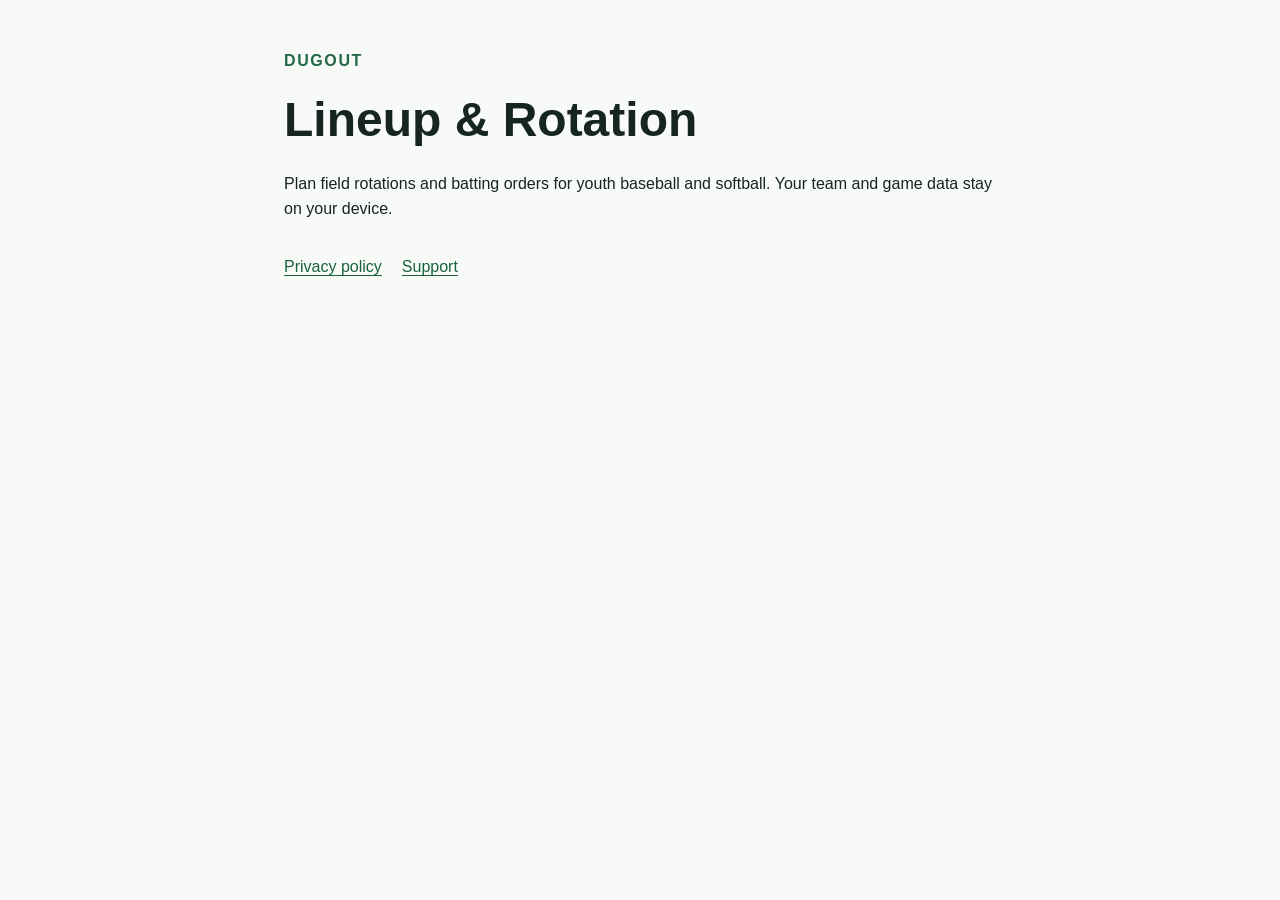
<file: index.html>
<!doctype html>
<html lang="en">
  <head>
    <meta charset="utf-8">
    <meta name="viewport" content="width=device-width, initial-scale=1">
    <title>Dugout: Lineup &amp; Rotation</title>
    <meta name="description" content="Dugout helps youth baseball and softball coaches plan lineups and field rotations.">
    <link rel="stylesheet" href="styles.css">
  </head>
  <body>
    <main class="page">
      <p class="eyebrow">Dugout</p>
      <h1>Lineup &amp; Rotation</h1>
      <p>Plan field rotations and batting orders for youth baseball and softball. Your team and game data stay on your device.</p>
      <nav aria-label="Site pages">
        <a href="privacy.html">Privacy policy</a>
        <a href="support.html">Support</a>
      </nav>
    </main>
  </body>
</html>
</file>
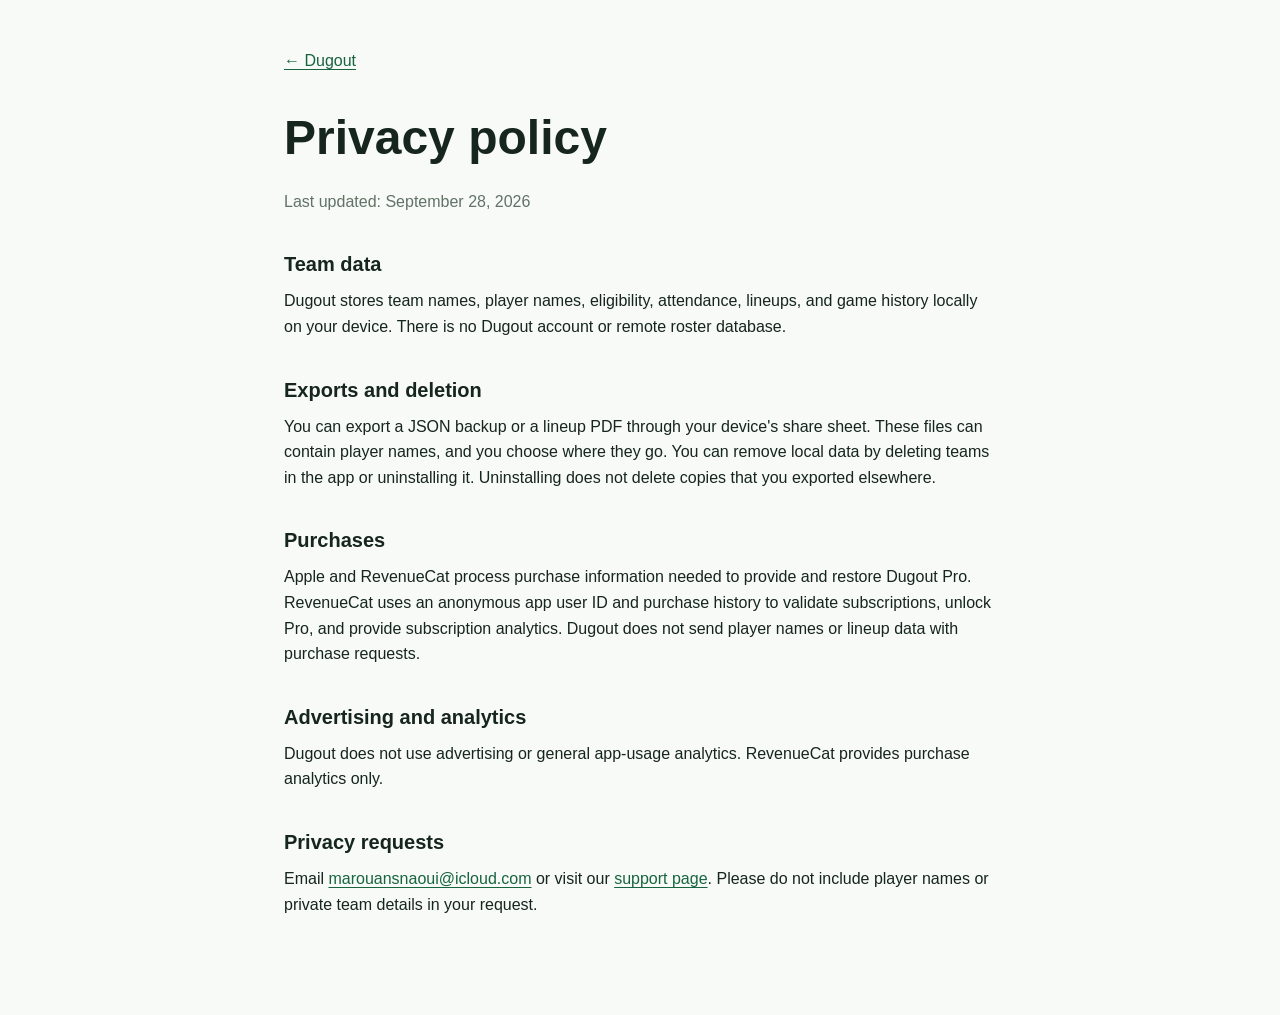
<file: privacy.html>
<!doctype html>
<html lang="en">
  <head>
    <meta charset="utf-8">
    <meta name="viewport" content="width=device-width, initial-scale=1">
    <title>Privacy Policy — Dugout</title>
    <meta name="description" content="How Dugout handles team, lineup, and purchase data.">
    <link rel="stylesheet" href="styles.css">
  </head>
  <body>
    <main class="page">
      <a class="back" href="index.html">← Dugout</a>
      <h1>Privacy policy</h1>
      <p class="muted">Last updated: September 28, 2026</p>

      <h2>Team data</h2>
      <p>Dugout stores team names, player names, eligibility, attendance, lineups, and game history locally on your device. There is no Dugout account or remote roster database.</p>

      <h2>Exports and deletion</h2>
      <p>You can export a JSON backup or a lineup PDF through your device's share sheet. These files can contain player names, and you choose where they go. You can remove local data by deleting teams in the app or uninstalling it. Uninstalling does not delete copies that you exported elsewhere.</p>

      <h2>Purchases</h2>
      <p>Apple and RevenueCat process purchase information needed to provide and restore Dugout Pro. RevenueCat uses an anonymous app user ID and purchase history to validate subscriptions, unlock Pro, and provide subscription analytics. Dugout does not send player names or lineup data with purchase requests.</p>

      <h2>Advertising and analytics</h2>
      <p>Dugout does not use advertising or general app-usage analytics. RevenueCat provides purchase analytics only.</p>

      <h2>Privacy requests</h2>
      <p>Email <a href="mailto:marouansnaoui@icloud.com">marouansnaoui@icloud.com</a> or visit our <a href="support.html">support page</a>. Please do not include player names or private team details in your request.</p>
    </main>
  </body>
</html>
</file>
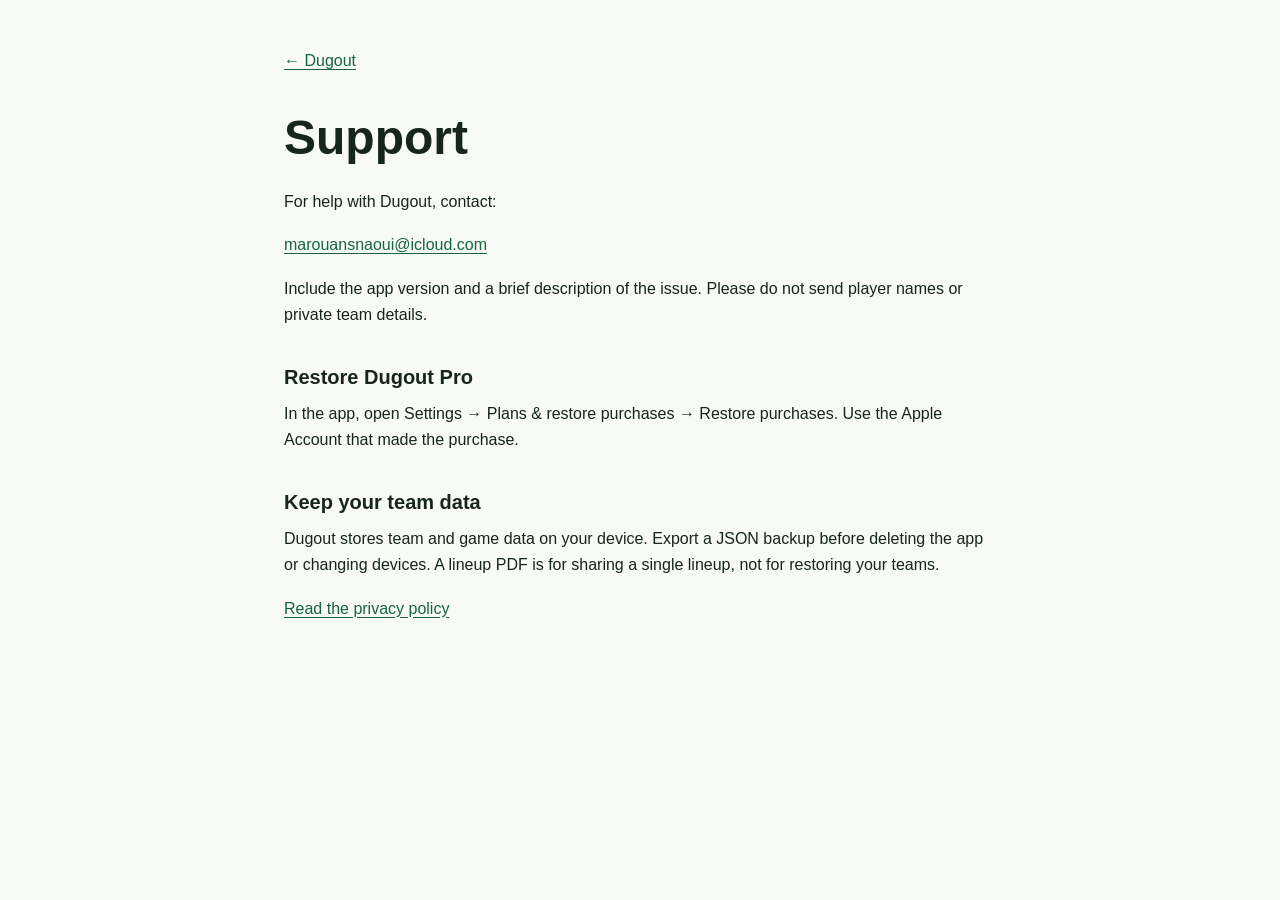
<file: support.html>
<!doctype html>
<html lang="en">
  <head>
    <meta charset="utf-8">
    <meta name="viewport" content="width=device-width, initial-scale=1">
    <title>Support — Dugout</title>
    <meta name="description" content="Get help with Dugout: Lineup &amp; Rotation.">
    <link rel="stylesheet" href="styles.css">
  </head>
  <body>
    <main class="page">
      <a class="back" href="index.html">← Dugout</a>
      <h1>Support</h1>
      <p>For help with Dugout, contact:</p>
      <p><a href="mailto:marouansnaoui@icloud.com">marouansnaoui@icloud.com</a></p>
      <p>Include the app version and a brief description of the issue. Please do not send player names or private team details.</p>

      <h2>Restore Dugout Pro</h2>
      <p>In the app, open Settings → Plans &amp; restore purchases → Restore purchases. Use the Apple Account that made the purchase.</p>

      <h2>Keep your team data</h2>
      <p>Dugout stores team and game data on your device. Export a JSON backup before deleting the app or changing devices. A lineup PDF is for sharing a single lineup, not for restoring your teams.</p>

      <p><a href="privacy.html">Read the privacy policy</a></p>
    </main>
  </body>
</html>
</file>
<file: styles.css>
:root {
  color-scheme: light;
  font-family: -apple-system, BlinkMacSystemFont, "Segoe UI", sans-serif;
  line-height: 1.6;
  color: #16251e;
  background: #f7faf6;
}

body { margin: 0; }
.page { box-sizing: border-box; max-width: 760px; margin: 0 auto; padding: 48px 24px 80px; }
.eyebrow { color: #236848; font-weight: 700; letter-spacing: .1em; text-transform: uppercase; }
h1 { font-size: clamp(2rem, 6vw, 3rem); line-height: 1.15; margin: 12px 0 24px; }
h2 { font-size: 1.25rem; margin: 34px 0 8px; }
p { margin: 0 0 18px; }
a { color: #17643f; text-underline-offset: 3px; }
a:focus-visible { outline: 3px solid #17643f; outline-offset: 4px; }
nav { display: flex; flex-wrap: wrap; gap: 20px; margin-top: 32px; }
.back { display: inline-block; margin-bottom: 24px; }
.muted { color: #617266; }
</file>
